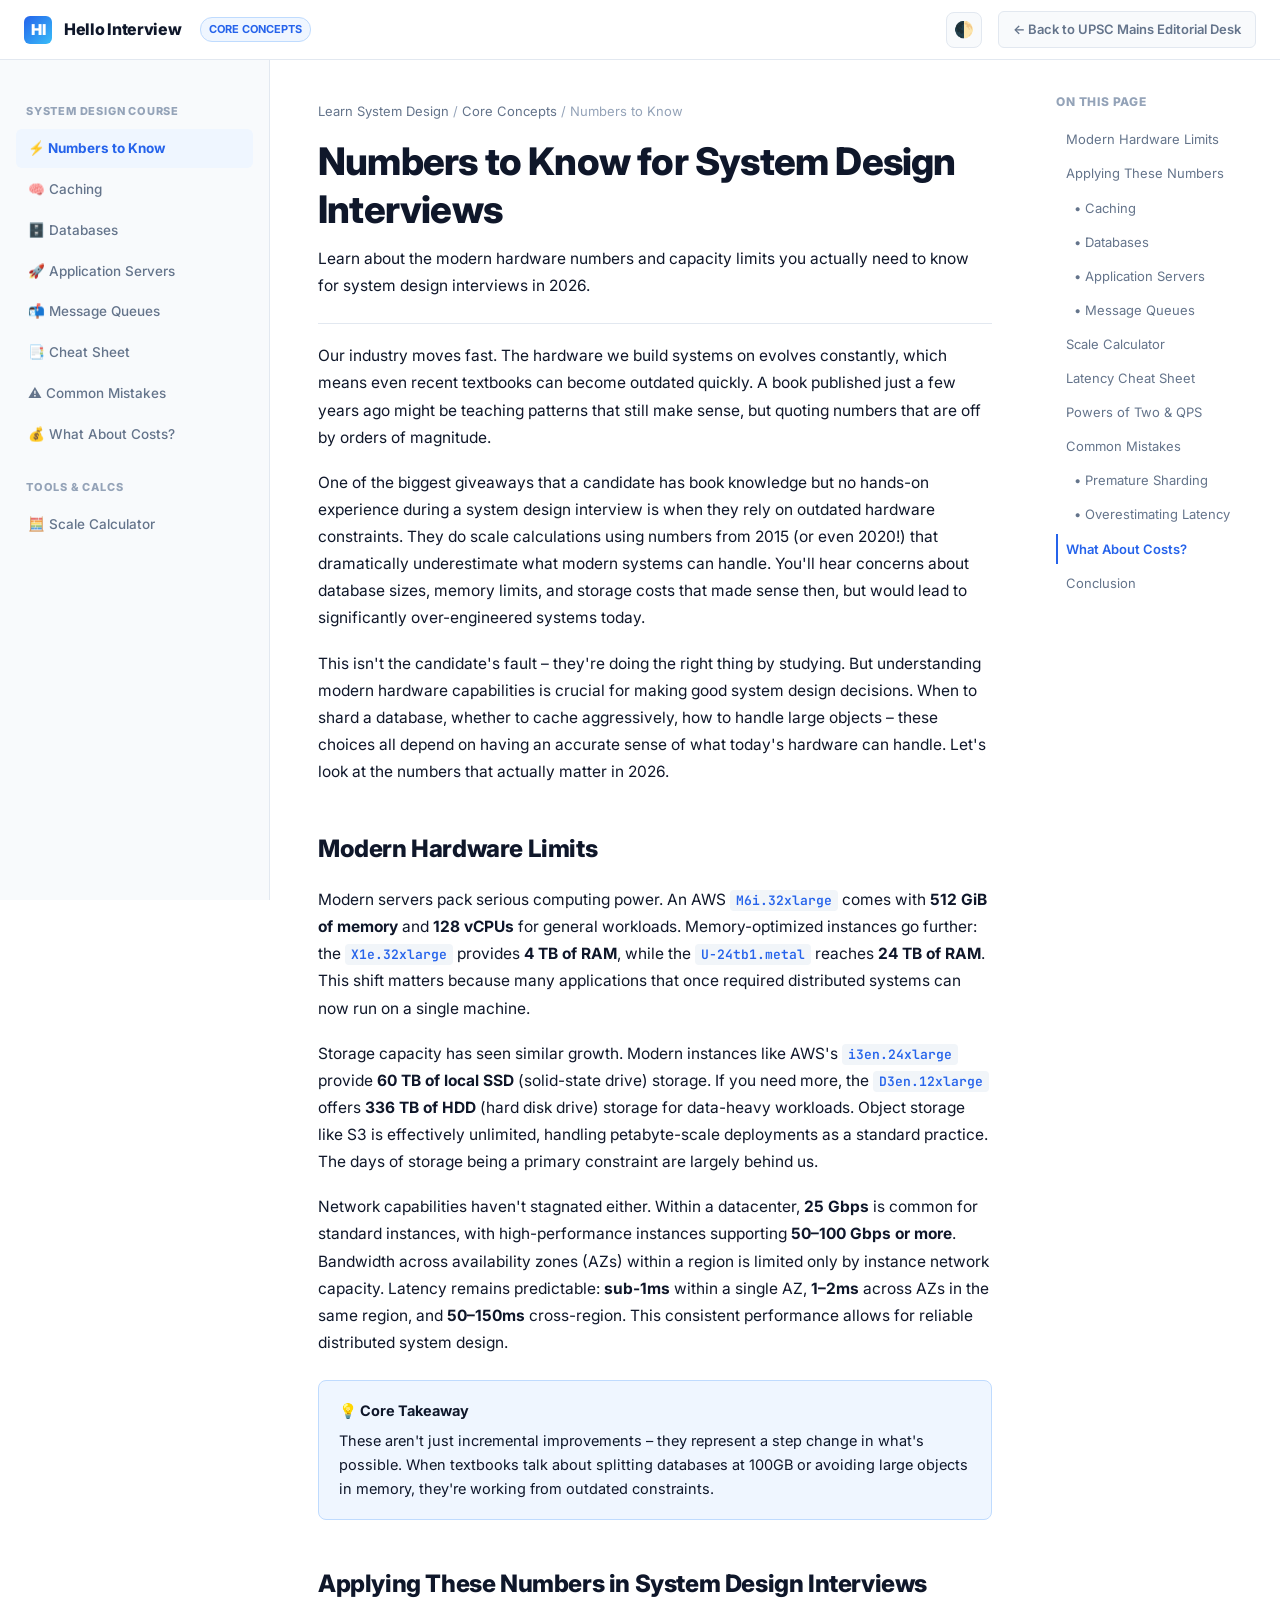
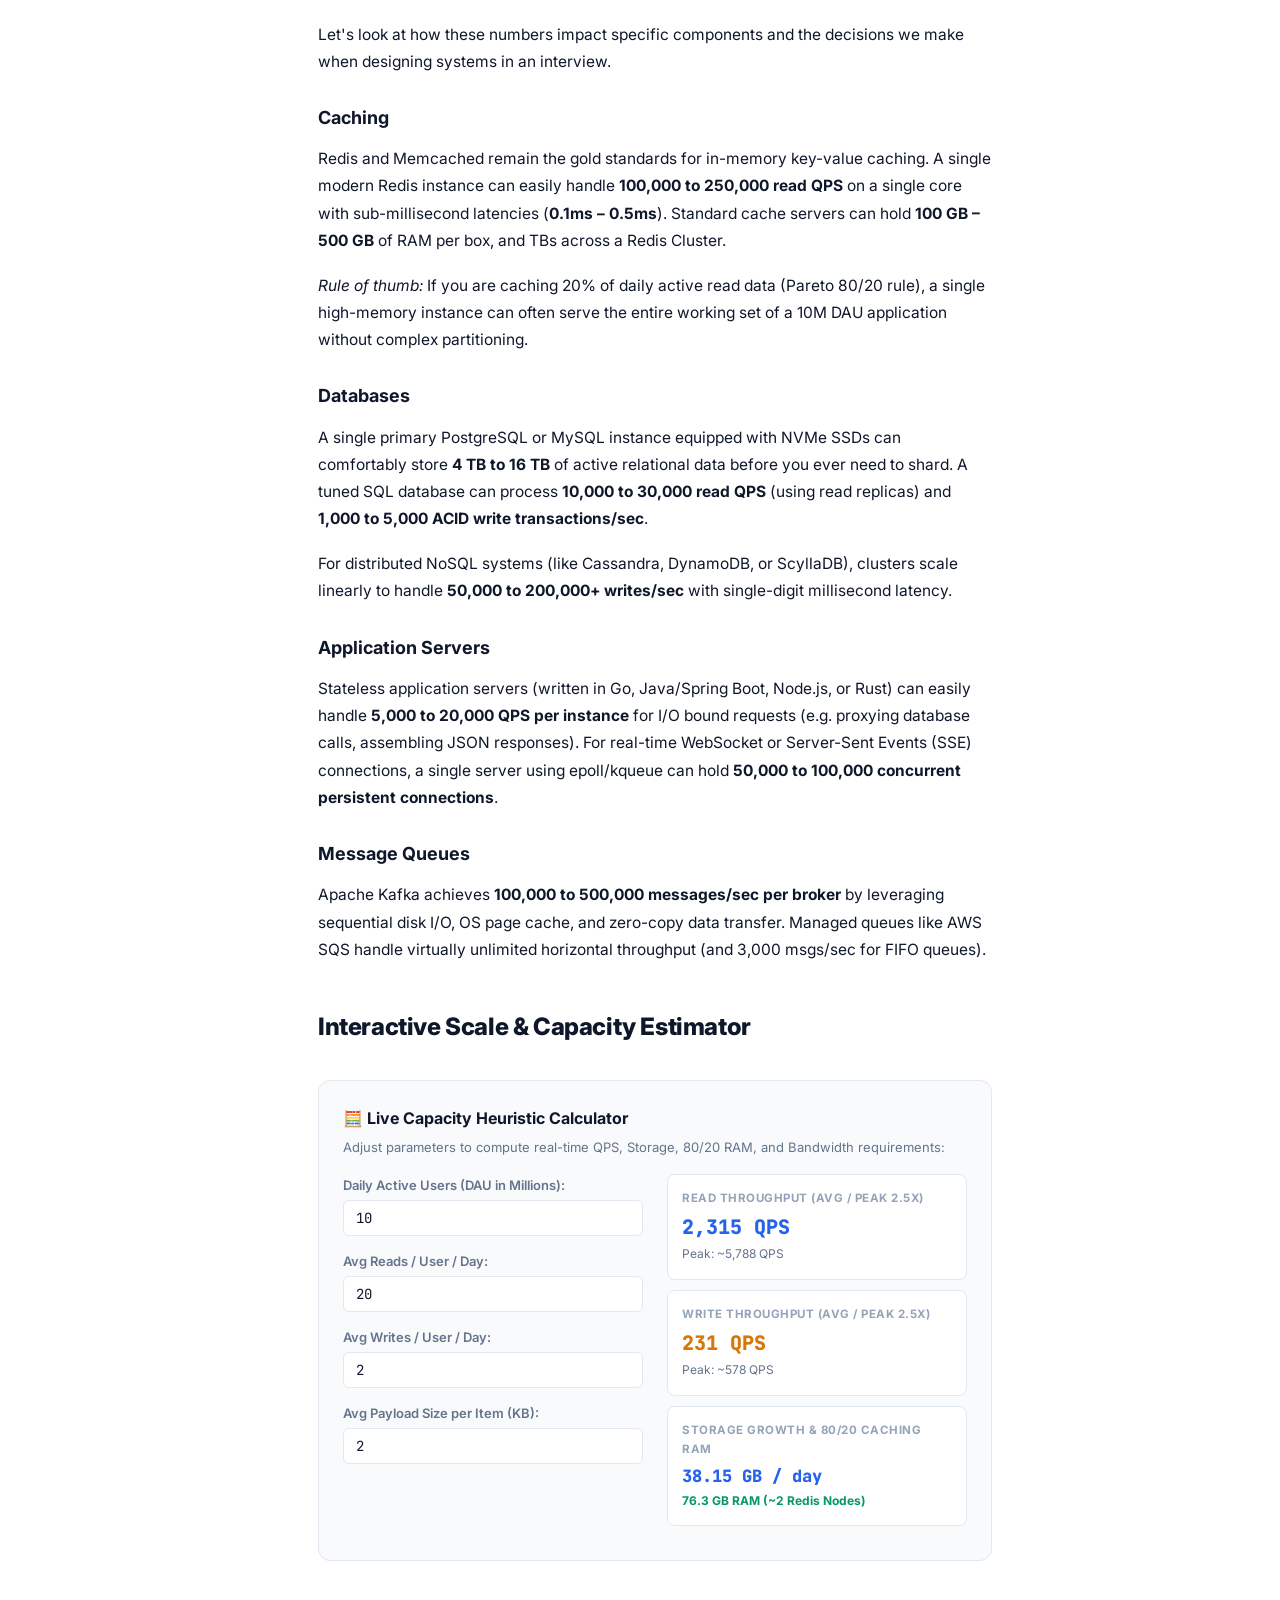
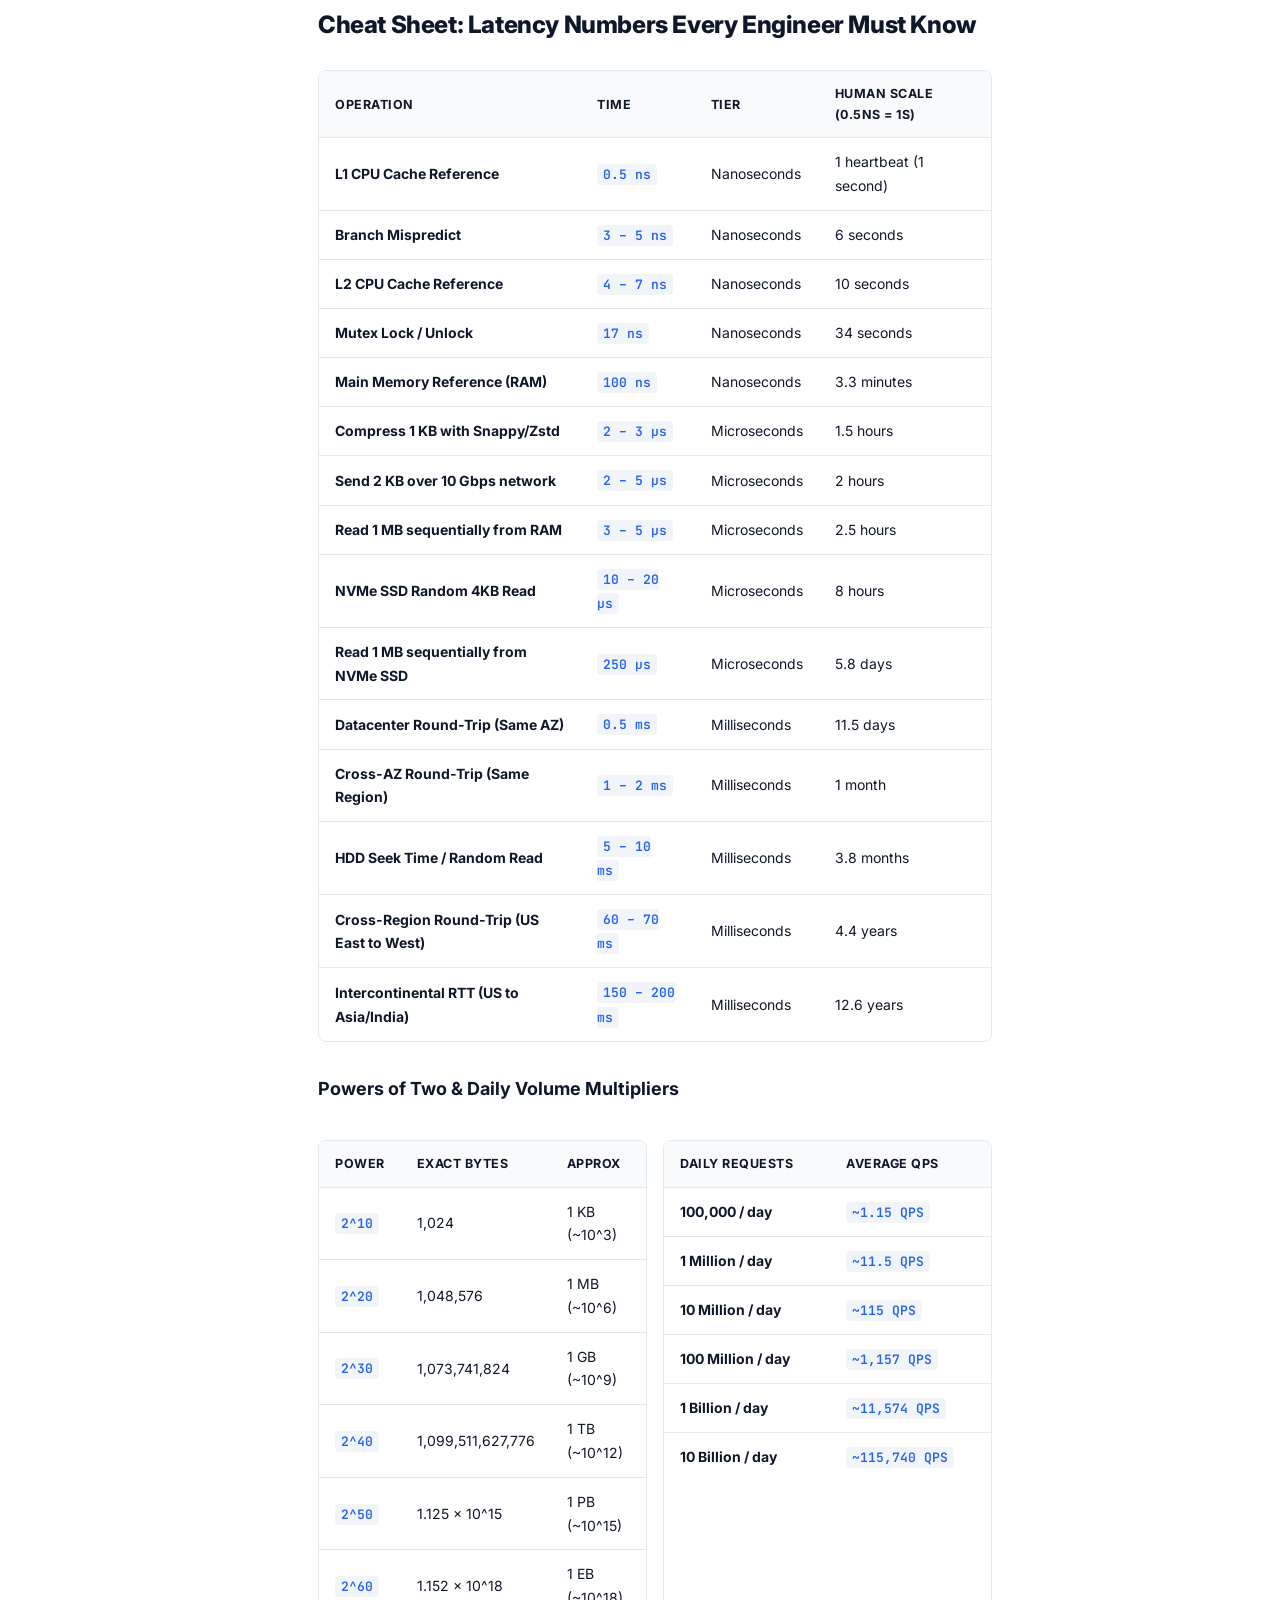
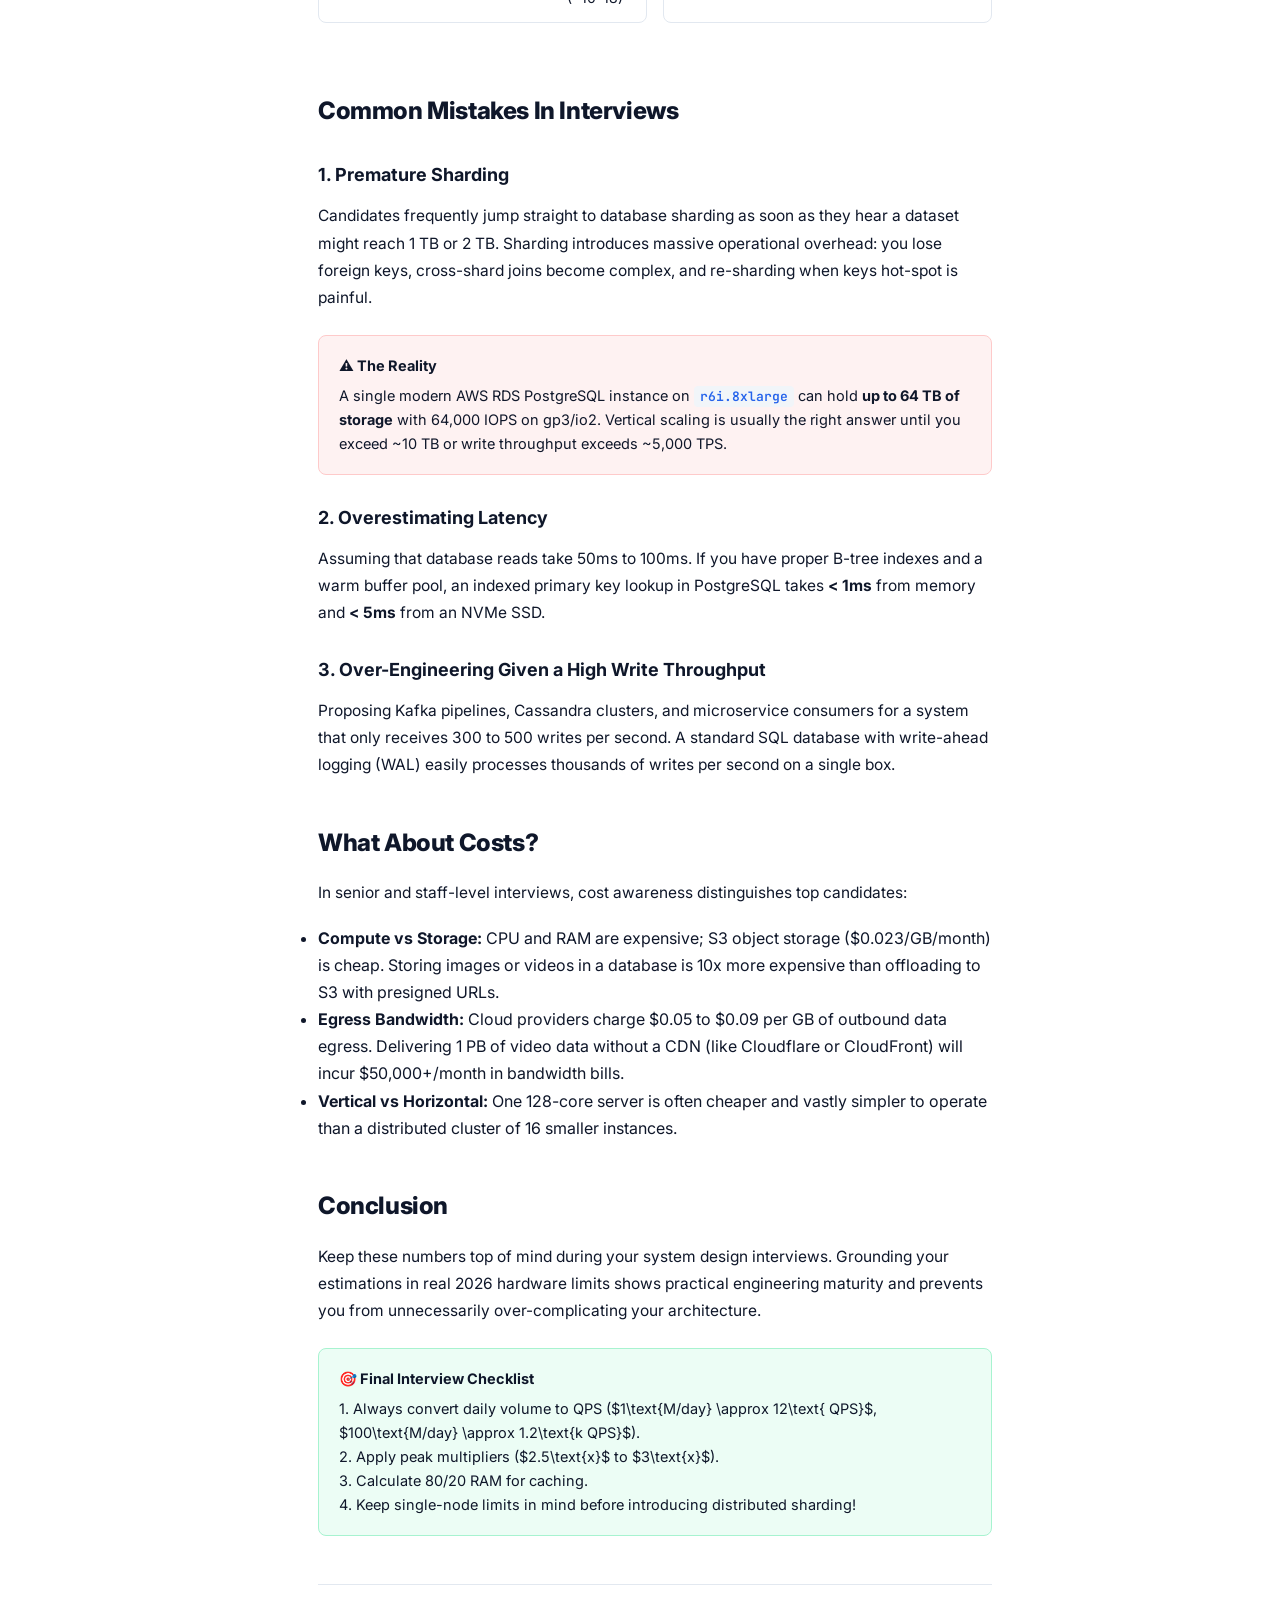
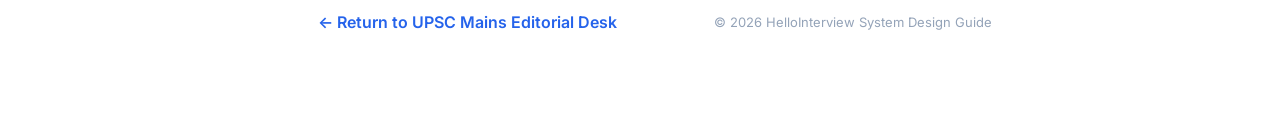
<file: frontend/system-design/index.html>
<!DOCTYPE html>
<html lang="en" data-theme="light">
<head>
    <meta charset="UTF-8">
    <meta name="viewport" content="width=device-width, initial-scale=1.0">
    <title>Numbers to Know for System Design Interviews | Hello Interview</title>
    <link rel="preconnect" href="https://fonts.googleapis.com">
    <link rel="preconnect" href="https://fonts.gstatic.com" crossorigin>
    <link href="https://fonts.googleapis.com/css2?family=Inter:wght@400;500;600;700;800&family=JetBrains+Mono:wght@400;500;600;700;800&display=swap" rel="stylesheet">
    <link rel="stylesheet" href="css/system-design.css">
</head>
<body>

    <!-- Sticky Navbar -->
    <nav class="hi-navbar">
        <a href="/system-design" class="hi-nav-brand">
            <div class="hi-logo-icon">HI</div>
            <span class="hi-brand-text">Hello Interview</span>
            <span class="hi-brand-sub">Core Concepts</span>
        </a>
        <div class="hi-nav-actions">
            <button id="theme-toggle-btn" class="hi-theme-toggle" title="Toggle Light / Dark Theme">🌓</button>
            <a href="/" class="hi-back-btn">
                <span>← Back to UPSC Mains Editorial Desk</span>
            </a>
        </div>
    </nav>

    <!-- 3-Column Layout -->
    <div class="hi-layout">
        
        <!-- Left Sidebar Navigation -->
        <aside class="hi-sidebar-left">
            <div class="sidebar-category">System Design Course</div>
            <a href="#modern-hardware-limits" class="sidebar-link active">
                <span>⚡ Numbers to Know</span>
            </a>
            <a href="#caching" class="sidebar-link">
                <span>🧠 Caching</span>
            </a>
            <a href="#databases" class="sidebar-link">
                <span>🗄️ Databases</span>
            </a>
            <a href="#application-servers" class="sidebar-link">
                <span>🚀 Application Servers</span>
            </a>
            <a href="#message-queues" class="sidebar-link">
                <span>📬 Message Queues</span>
            </a>
            <a href="#cheat-sheet" class="sidebar-link">
                <span>📑 Cheat Sheet</span>
            </a>
            <a href="#common-mistakes" class="sidebar-link">
                <span>⚠️ Common Mistakes</span>
            </a>
            <a href="#costs" class="sidebar-link">
                <span>💰 What About Costs?</span>
            </a>

            <div class="sidebar-category" style="margin-top:24px;">Tools & Calcs</div>
            <a href="#interactive-calculator" class="sidebar-link">
                <span>🧮 Scale Calculator</span>
            </a>
        </aside>

        <!-- Main Article Column -->
        <main class="hi-content-main">
            
            <div class="hi-breadcrumbs">
                <a href="/system-design">Learn System Design</a> / 
                <a href="/system-design">Core Concepts</a> / 
                <span>Numbers to Know</span>
            </div>

            <h1 class="hi-article-title">Numbers to Know for System Design Interviews</h1>
            <p class="hi-article-subtitle">
                Learn about the modern hardware numbers and capacity limits you actually need to know for system design interviews in 2026.
            </p>

            <p>
                Our industry moves fast. The hardware we build systems on evolves constantly, which means even recent textbooks can become outdated quickly. A book published just a few years ago might be teaching patterns that still make sense, but quoting numbers that are off by orders of magnitude.
            </p>

            <p>
                One of the biggest giveaways that a candidate has book knowledge but no hands-on experience during a system design interview is when they rely on outdated hardware constraints. They do scale calculations using numbers from 2015 (or even 2020!) that dramatically underestimate what modern systems can handle. You'll hear concerns about database sizes, memory limits, and storage costs that made sense then, but would lead to significantly over-engineered systems today.
            </p>

            <p>
                This isn't the candidate's fault – they're doing the right thing by studying. But understanding modern hardware capabilities is crucial for making good system design decisions. When to shard a database, whether to cache aggressively, how to handle large objects – these choices all depend on having an accurate sense of what today's hardware can handle. Let's look at the numbers that actually matter in 2026.
            </p>

            <!-- Section 1 -->
            <h2 id="modern-hardware-limits">Modern Hardware Limits</h2>
            <p>
                Modern servers pack serious computing power. An AWS <code class="hi-mono">M6i.32xlarge</code> comes with <strong>512 GiB of memory</strong> and <strong>128 vCPUs</strong> for general workloads. Memory-optimized instances go further: the <code class="hi-mono">X1e.32xlarge</code> provides <strong>4 TB of RAM</strong>, while the <code class="hi-mono">U-24tb1.metal</code> reaches <strong>24 TB of RAM</strong>. This shift matters because many applications that once required distributed systems can now run on a single machine.
            </p>

            <p>
                Storage capacity has seen similar growth. Modern instances like AWS's <code class="hi-mono">i3en.24xlarge</code> provide <strong>60 TB of local SSD</strong> (solid-state drive) storage. If you need more, the <code class="hi-mono">D3en.12xlarge</code> offers <strong>336 TB of HDD</strong> (hard disk drive) storage for data-heavy workloads. Object storage like S3 is effectively unlimited, handling petabyte-scale deployments as a standard practice. The days of storage being a primary constraint are largely behind us.
            </p>

            <p>
                Network capabilities haven't stagnated either. Within a datacenter, <strong>25 Gbps</strong> is common for standard instances, with high-performance instances supporting <strong>50–100 Gbps or more</strong>. Bandwidth across availability zones (AZs) within a region is limited only by instance network capacity. Latency remains predictable: <strong>sub-1ms</strong> within a single AZ, <strong>1–2ms</strong> across AZs in the same region, and <strong>50–150ms</strong> cross-region. This consistent performance allows for reliable distributed system design.
            </p>

            <div class="hi-callout hi-callout-info">
                <div class="hi-callout-title">💡 Core Takeaway</div>
                These aren't just incremental improvements – they represent a step change in what's possible. When textbooks talk about splitting databases at 100GB or avoiding large objects in memory, they're working from outdated constraints.
            </div>

            <!-- Section 2 -->
            <h2 id="applying-numbers">Applying These Numbers in System Design Interviews</h2>
            <p>
                Let's look at how these numbers impact specific components and the decisions we make when designing systems in an interview.
            </p>

            <h3 id="caching">Caching</h3>
            <p>
                Redis and Memcached remain the gold standards for in-memory key-value caching. A single modern Redis instance can easily handle <strong>100,000 to 250,000 read QPS</strong> on a single core with sub-millisecond latencies (<strong>0.1ms – 0.5ms</strong>). Standard cache servers can hold <strong>100 GB – 500 GB</strong> of RAM per box, and TBs across a Redis Cluster.
            </p>
            <p>
                <em>Rule of thumb:</em> If you are caching 20% of daily active read data (Pareto 80/20 rule), a single high-memory instance can often serve the entire working set of a 10M DAU application without complex partitioning.
            </p>

            <h3 id="databases">Databases</h3>
            <p>
                A single primary PostgreSQL or MySQL instance equipped with NVMe SSDs can comfortably store <strong>4 TB to 16 TB</strong> of active relational data before you ever need to shard. A tuned SQL database can process <strong>10,000 to 30,000 read QPS</strong> (using read replicas) and <strong>1,000 to 5,000 ACID write transactions/sec</strong>.
            </p>
            <p>
                For distributed NoSQL systems (like Cassandra, DynamoDB, or ScyllaDB), clusters scale linearly to handle <strong>50,000 to 200,000+ writes/sec</strong> with single-digit millisecond latency.
            </p>

            <h3 id="application-servers">Application Servers</h3>
            <p>
                Stateless application servers (written in Go, Java/Spring Boot, Node.js, or Rust) can easily handle <strong>5,000 to 20,000 QPS per instance</strong> for I/O bound requests (e.g. proxying database calls, assembling JSON responses). For real-time WebSocket or Server-Sent Events (SSE) connections, a single server using epoll/kqueue can hold <strong>50,000 to 100,000 concurrent persistent connections</strong>.
            </p>

            <h3 id="message-queues">Message Queues</h3>
            <p>
                Apache Kafka achieves <strong>100,000 to 500,000 messages/sec per broker</strong> by leveraging sequential disk I/O, OS page cache, and zero-copy data transfer. Managed queues like AWS SQS handle virtually unlimited horizontal throughput (and 3,000 msgs/sec for FIFO queues).
            </p>

            <!-- Section 3: Interactive Calculator -->
            <h2 id="interactive-calculator">Interactive Scale & Capacity Estimator</h2>
            <div class="hi-calc-box">
                <div style="font-weight:700; font-size:16px; margin-bottom:4px;">🧮 Live Capacity Heuristic Calculator</div>
                <div style="font-size:13px; color:var(--hi-text-muted);">Adjust parameters to compute real-time QPS, Storage, 80/20 RAM, and Bandwidth requirements:</div>
                
                <div class="hi-calc-grid">
                    <div>
                        <div class="hi-input-group">
                            <label class="hi-input-label">Daily Active Users (DAU in Millions):</label>
                            <input type="number" id="calc-dau" class="hi-input" value="10" step="1" min="0.1">
                        </div>
                        <div class="hi-input-group">
                            <label class="hi-input-label">Avg Reads / User / Day:</label>
                            <input type="number" id="calc-reads" class="hi-input" value="20" step="1" min="0">
                        </div>
                        <div class="hi-input-group">
                            <label class="hi-input-label">Avg Writes / User / Day:</label>
                            <input type="number" id="calc-writes" class="hi-input" value="2" step="0.5" min="0">
                        </div>
                        <div class="hi-input-group">
                            <label class="hi-input-label">Avg Payload Size per Item (KB):</label>
                            <input type="number" id="calc-size" class="hi-input" value="2" step="0.5" min="0.1">
                        </div>
                    </div>

                    <div>
                        <div class="hi-stat-box">
                            <div class="hi-stat-label">Read Throughput (Avg / Peak 2.5x)</div>
                            <div class="hi-stat-value" id="res-read-qps">2,315 QPS</div>
                            <div style="font-size:12px; color:var(--hi-text-muted);" id="res-peak-read-qps">Peak: ~5,787 QPS</div>
                        </div>
                        <div class="hi-stat-box">
                            <div class="hi-stat-label">Write Throughput (Avg / Peak 2.5x)</div>
                            <div class="hi-stat-value" id="res-write-qps" style="color:var(--hi-warning);">231 QPS</div>
                            <div style="font-size:12px; color:var(--hi-text-muted);" id="res-peak-write-qps">Peak: ~579 QPS</div>
                        </div>
                        <div class="hi-stat-box">
                            <div class="hi-stat-label">Storage Growth & 80/20 Caching RAM</div>
                            <div class="hi-stat-value" id="res-storage-daily" style="font-size:17px;">38.15 GB / day (13.92 TB/yr)</div>
                            <div style="font-size:12px; color:var(--hi-success); font-weight:700;" id="res-cache-ram">76.3 GB RAM (~2 Redis Nodes)</div>
                        </div>
                    </div>
                </div>
            </div>

            <!-- Section 4: Cheat Sheet -->
            <h2 id="cheat-sheet">Cheat Sheet: Latency Numbers Every Engineer Must Know</h2>
            <div class="hi-table-wrapper">
                <table class="hi-table">
                    <thead>
                        <tr>
                            <th>Operation</th>
                            <th>Time</th>
                            <th>Tier</th>
                            <th>Human Scale (0.5ns = 1s)</th>
                        </tr>
                    </thead>
                    <tbody>
                        <tr>
                            <td><strong>L1 CPU Cache Reference</strong></td>
                            <td><code class="hi-mono">0.5 ns</code></td>
                            <td>Nanoseconds</td>
                            <td>1 heartbeat (1 second)</td>
                        </tr>
                        <tr>
                            <td><strong>Branch Mispredict</strong></td>
                            <td><code class="hi-mono">3 – 5 ns</code></td>
                            <td>Nanoseconds</td>
                            <td>6 seconds</td>
                        </tr>
                        <tr>
                            <td><strong>L2 CPU Cache Reference</strong></td>
                            <td><code class="hi-mono">4 – 7 ns</code></td>
                            <td>Nanoseconds</td>
                            <td>10 seconds</td>
                        </tr>
                        <tr>
                            <td><strong>Mutex Lock / Unlock</strong></td>
                            <td><code class="hi-mono">17 ns</code></td>
                            <td>Nanoseconds</td>
                            <td>34 seconds</td>
                        </tr>
                        <tr>
                            <td><strong>Main Memory Reference (RAM)</strong></td>
                            <td><code class="hi-mono">100 ns</code></td>
                            <td>Nanoseconds</td>
                            <td>3.3 minutes</td>
                        </tr>
                        <tr>
                            <td><strong>Compress 1 KB with Snappy/Zstd</strong></td>
                            <td><code class="hi-mono">2 – 3 µs</code></td>
                            <td>Microseconds</td>
                            <td>1.5 hours</td>
                        </tr>
                        <tr>
                            <td><strong>Send 2 KB over 10 Gbps network</strong></td>
                            <td><code class="hi-mono">2 – 5 µs</code></td>
                            <td>Microseconds</td>
                            <td>2 hours</td>
                        </tr>
                        <tr>
                            <td><strong>Read 1 MB sequentially from RAM</strong></td>
                            <td><code class="hi-mono">3 – 5 µs</code></td>
                            <td>Microseconds</td>
                            <td>2.5 hours</td>
                        </tr>
                        <tr>
                            <td><strong>NVMe SSD Random 4KB Read</strong></td>
                            <td><code class="hi-mono">10 – 20 µs</code></td>
                            <td>Microseconds</td>
                            <td>8 hours</td>
                        </tr>
                        <tr>
                            <td><strong>Read 1 MB sequentially from NVMe SSD</strong></td>
                            <td><code class="hi-mono">250 µs</code></td>
                            <td>Microseconds</td>
                            <td>5.8 days</td>
                        </tr>
                        <tr>
                            <td><strong>Datacenter Round-Trip (Same AZ)</strong></td>
                            <td><code class="hi-mono">0.5 ms</code></td>
                            <td>Milliseconds</td>
                            <td>11.5 days</td>
                        </tr>
                        <tr>
                            <td><strong>Cross-AZ Round-Trip (Same Region)</strong></td>
                            <td><code class="hi-mono">1 – 2 ms</code></td>
                            <td>Milliseconds</td>
                            <td>1 month</td>
                        </tr>
                        <tr>
                            <td><strong>HDD Seek Time / Random Read</strong></td>
                            <td><code class="hi-mono">5 – 10 ms</code></td>
                            <td>Milliseconds</td>
                            <td>3.8 months</td>
                        </tr>
                        <tr>
                            <td><strong>Cross-Region Round-Trip (US East to West)</strong></td>
                            <td><code class="hi-mono">60 – 70 ms</code></td>
                            <td>Milliseconds</td>
                            <td>4.4 years</td>
                        </tr>
                        <tr>
                            <td><strong>Intercontinental RTT (US to Asia/India)</strong></td>
                            <td><code class="hi-mono">150 – 200 ms</code></td>
                            <td>Milliseconds</td>
                            <td>12.6 years</td>
                        </tr>
                    </tbody>
                </table>
            </div>

            <!-- Powers of 2 -->
            <div style="margin: 32px 0;">
                <h3 id="powers-of-two">Powers of Two & Daily Volume Multipliers</h3>
                <div style="display:grid; grid-template-columns: 1fr 1fr; gap:16px;">
                    <div class="hi-table-wrapper">
                        <table class="hi-table">
                            <thead>
                                <tr>
                                    <th>Power</th>
                                    <th>Exact Bytes</th>
                                    <th>Approx</th>
                                </tr>
                            </thead>
                            <tbody>
                                <tr><td><code class="hi-mono">2^10</code></td><td>1,024</td><td>1 KB (~10^3)</td></tr>
                                <tr><td><code class="hi-mono">2^20</code></td><td>1,048,576</td><td>1 MB (~10^6)</td></tr>
                                <tr><td><code class="hi-mono">2^30</code></td><td>1,073,741,824</td><td>1 GB (~10^9)</td></tr>
                                <tr><td><code class="hi-mono">2^40</code></td><td>1,099,511,627,776</td><td>1 TB (~10^12)</td></tr>
                                <tr><td><code class="hi-mono">2^50</code></td><td>1.125 x 10^15</td><td>1 PB (~10^15)</td></tr>
                                <tr><td><code class="hi-mono">2^60</code></td><td>1.152 x 10^18</td><td>1 EB (~10^18)</td></tr>
                            </tbody>
                        </table>
                    </div>
                    <div class="hi-table-wrapper">
                        <table class="hi-table">
                            <thead>
                                <tr>
                                    <th>Daily Requests</th>
                                    <th>Average QPS</th>
                                </tr>
                            </thead>
                            <tbody>
                                <tr><td><strong>100,000 / day</strong></td><td><code class="hi-mono">~1.15 QPS</code></td></tr>
                                <tr><td><strong>1 Million / day</strong></td><td><code class="hi-mono">~11.5 QPS</code></td></tr>
                                <tr><td><strong>10 Million / day</strong></td><td><code class="hi-mono">~115 QPS</code></td></tr>
                                <tr><td><strong>100 Million / day</strong></td><td><code class="hi-mono">~1,157 QPS</code></td></tr>
                                <tr><td><strong>1 Billion / day</strong></td><td><code class="hi-mono">~11,574 QPS</code></td></tr>
                                <tr><td><strong>10 Billion / day</strong></td><td><code class="hi-mono">~115,740 QPS</code></td></tr>
                            </tbody>
                        </table>
                    </div>
                </div>
            </div>

            <!-- Section 5: Common Mistakes -->
            <h2 id="common-mistakes">Common Mistakes In Interviews</h2>
            
            <h3 id="premature-sharding">1. Premature Sharding</h3>
            <p>
                Candidates frequently jump straight to database sharding as soon as they hear a dataset might reach 1 TB or 2 TB. Sharding introduces massive operational overhead: you lose foreign keys, cross-shard joins become complex, and re-sharding when keys hot-spot is painful.
            </p>
            <div class="hi-callout hi-callout-danger">
                <div class="hi-callout-title">⚠️ The Reality</div>
                A single modern AWS RDS PostgreSQL instance on <code class="hi-mono">r6i.8xlarge</code> can hold <strong>up to 64 TB of storage</strong> with 64,000 IOPS on gp3/io2. Vertical scaling is usually the right answer until you exceed ~10 TB or write throughput exceeds ~5,000 TPS.
            </div>

            <h3 id="overestimating-latency">2. Overestimating Latency</h3>
            <p>
                Assuming that database reads take 50ms to 100ms. If you have proper B-tree indexes and a warm buffer pool, an indexed primary key lookup in PostgreSQL takes <strong>< 1ms</strong> from memory and <strong>< 5ms</strong> from an NVMe SSD.
            </p>

            <h3 id="over-engineering-writes">3. Over-Engineering Given a High Write Throughput</h3>
            <p>
                Proposing Kafka pipelines, Cassandra clusters, and microservice consumers for a system that only receives 300 to 500 writes per second. A standard SQL database with write-ahead logging (WAL) easily processes thousands of writes per second on a single box.
            </p>

            <!-- Section 6: Costs -->
            <h2 id="costs">What About Costs?</h2>
            <p>
                In senior and staff-level interviews, cost awareness distinguishes top candidates:
            </p>
            <ul>
                <li><strong>Compute vs Storage:</strong> CPU and RAM are expensive; S3 object storage ($0.023/GB/month) is cheap. Storing images or videos in a database is 10x more expensive than offloading to S3 with presigned URLs.</li>
                <li><strong>Egress Bandwidth:</strong> Cloud providers charge $0.05 to $0.09 per GB of outbound data egress. Delivering 1 PB of video data without a CDN (like Cloudflare or CloudFront) will incur $50,000+/month in bandwidth bills.</li>
                <li><strong>Vertical vs Horizontal:</strong> One 128-core server is often cheaper and vastly simpler to operate than a distributed cluster of 16 smaller instances.</li>
            </ul>

            <!-- Section 7: Conclusion -->
            <h2 id="conclusion">Conclusion</h2>
            <p>
                Keep these numbers top of mind during your system design interviews. Grounding your estimations in real 2026 hardware limits shows practical engineering maturity and prevents you from unnecessarily over-complicating your architecture.
            </p>

            <div class="hi-callout hi-callout-success">
                <div class="hi-callout-title">🎯 Final Interview Checklist</div>
                1. Always convert daily volume to QPS ($1\text{M/day} \approx 12\text{ QPS}$, $100\text{M/day} \approx 1.2\text{k QPS}$).<br>
                2. Apply peak multipliers ($2.5\text{x}$ to $3\text{x}$).<br>
                3. Calculate 80/20 RAM for caching.<br>
                4. Keep single-node limits in mind before introducing distributed sharding!
            </div>

            <div style="margin-top: 48px; padding-top: 24px; border-top: 1px solid var(--hi-border); display: flex; justify-content: space-between; align-items: center;">
                <a href="/" style="color: var(--hi-primary); font-weight: 600; text-decoration: none;">← Return to UPSC Mains Editorial Desk</a>
                <span style="font-size: 13px; color: var(--hi-text-dim);">© 2026 HelloInterview System Design Guide</span>
            </div>

        </main>

        <!-- Right Sidebar Table of Contents -->
        <aside class="hi-sidebar-right">
            <div class="toc-title">On This Page</div>
            <a href="#modern-hardware-limits" class="toc-link">Modern Hardware Limits</a>
            <a href="#applying-numbers" class="toc-link">Applying These Numbers</a>
            <a href="#caching" class="toc-link" style="padding-left:16px;">• Caching</a>
            <a href="#databases" class="toc-link" style="padding-left:16px;">• Databases</a>
            <a href="#application-servers" class="toc-link" style="padding-left:16px;">• Application Servers</a>
            <a href="#message-queues" class="toc-link" style="padding-left:16px;">• Message Queues</a>
            <a href="#interactive-calculator" class="toc-link">Scale Calculator</a>
            <a href="#cheat-sheet" class="toc-link">Latency Cheat Sheet</a>
            <a href="#powers-of-two" class="toc-link">Powers of Two & QPS</a>
            <a href="#common-mistakes" class="toc-link">Common Mistakes</a>
            <a href="#premature-sharding" class="toc-link" style="padding-left:16px;">• Premature Sharding</a>
            <a href="#overestimating-latency" class="toc-link" style="padding-left:16px;">• Overestimating Latency</a>
            <a href="#costs" class="toc-link">What About Costs?</a>
            <a href="#conclusion" class="toc-link">Conclusion</a>
        </aside>

    </div>

    <script src="js/system-design.js"></script>
    <script>
        // Theme toggle logic
        const themeBtn = document.getElementById('theme-toggle-btn');
        if (themeBtn) {
            themeBtn.addEventListener('click', () => {
                const current = document.documentElement.getAttribute('data-theme') || 'light';
                const next = current === 'dark' ? 'light' : 'dark';
                document.documentElement.setAttribute('data-theme', next);
                localStorage.setItem('hi_theme', next);
            });
            const saved = localStorage.getItem('hi_theme');
            if (saved) document.documentElement.setAttribute('data-theme', saved);
        }

        // Active TOC highlight
        window.addEventListener('scroll', () => {
            const headings = document.querySelectorAll('h2[id], h3[id]');
            let activeId = '';
            headings.forEach(h => {
                const top = h.getBoundingClientRect().top;
                if (top <= 120) activeId = h.id;
            });
            if (activeId) {
                document.querySelectorAll('.toc-link').forEach(link => {
                    link.classList.toggle('active', link.getAttribute('href') === `#${activeId}`);
                });
            }
        });
    </script>
</body>
</html>
</file>
<file: frontend/system-design/css/system-design.css>
/* HelloInterview Clean Documentation Styling */
:root {
  --hi-bg: #ffffff;
  --hi-bg-subtle: #f8fafc;
  --hi-bg-card: #ffffff;
  --hi-sidebar-bg: #f8fafc;
  --hi-border: #e2e8f0;
  --hi-border-subtle: #f1f5f9;
  --hi-text: #0f172a;
  --hi-text-muted: #64748b;
  --hi-text-dim: #94a3b8;
  --hi-primary: #2563eb;
  --hi-primary-light: #eff6ff;
  --hi-primary-border: #bfdbfe;
  --hi-success: #059669;
  --hi-success-bg: #ecfdf5;
  --hi-success-border: #a7f3d0;
  --hi-warning: #d97706;
  --hi-warning-bg: #fffbeb;
  --hi-warning-border: #fde68a;
  --hi-danger: #dc2626;
  --hi-danger-bg: #fef2f2;
  --hi-danger-border: #fecaca;
  --hi-code-bg: #f1f5f9;
  --hi-font-sans: 'Inter', -apple-system, BlinkMacSystemFont, "Segoe UI", Roboto, sans-serif;
  --hi-font-mono: 'JetBrains Mono', ui-monospace, SFMono-Regular, Menlo, monospace;
}

[data-theme="dark"] {
  --hi-bg: #0b0f19;
  --hi-bg-subtle: #111827;
  --hi-bg-card: #1f2937;
  --hi-sidebar-bg: #0f172a;
  --hi-border: #334155;
  --hi-border-subtle: #1e293b;
  --hi-text: #f8fafc;
  --hi-text-muted: #94a3b8;
  --hi-text-dim: #64748b;
  --hi-primary: #3b82f6;
  --hi-primary-light: rgba(59, 130, 246, 0.12);
  --hi-primary-border: rgba(59, 130, 246, 0.3);
  --hi-success: #10b981;
  --hi-success-bg: rgba(16, 185, 129, 0.12);
  --hi-success-border: rgba(16, 185, 129, 0.25);
  --hi-warning: #f59e0b;
  --hi-warning-bg: rgba(245, 158, 11, 0.12);
  --hi-warning-border: rgba(245, 158, 11, 0.25);
  --hi-danger: #ef4444;
  --hi-danger-bg: rgba(239, 68, 68, 0.12);
  --hi-danger-border: rgba(239, 68, 68, 0.25);
  --hi-code-bg: #1e293b;
}

* {
  box-sizing: border-box;
  margin: 0;
  padding: 0;
}

body {
  font-family: var(--hi-font-sans);
  background-color: var(--hi-bg);
  color: var(--hi-text);
  line-height: 1.7;
  -webkit-font-smoothing: antialiased;
}

/* Top Navigation Bar */
.hi-navbar {
  position: sticky;
  top: 0;
  z-index: 100;
  height: 60px;
  background: var(--hi-bg);
  border-bottom: 1px solid var(--hi-border);
  display: flex;
  align-items: center;
  justify-content: space-between;
  padding: 0 24px;
}

.hi-nav-brand {
  display: flex;
  align-items: center;
  gap: 12px;
  text-decoration: none;
}

.hi-logo-icon {
  width: 28px;
  height: 28px;
  background: linear-gradient(135deg, #2563eb, #38bdf8);
  border-radius: 6px;
  display: flex;
  align-items: center;
  justify-content: center;
  color: #fff;
  font-weight: 900;
  font-size: 15px;
}

.hi-brand-text {
  font-size: 16px;
  font-weight: 800;
  color: var(--hi-text);
  letter-spacing: -0.3px;
}

.hi-brand-sub {
  font-size: 11px;
  background: var(--hi-primary-light);
  color: var(--hi-primary);
  border: 1px solid var(--hi-primary-border);
  padding: 2px 8px;
  border-radius: 12px;
  font-weight: 700;
  text-transform: uppercase;
  margin-left: 6px;
}

.hi-nav-actions {
  display: flex;
  align-items: center;
  gap: 16px;
}

.hi-theme-toggle {
  background: var(--hi-bg-subtle);
  border: 1px solid var(--hi-border);
  color: var(--hi-text-muted);
  width: 36px;
  height: 36px;
  border-radius: 8px;
  cursor: pointer;
  display: flex;
  align-items: center;
  justify-content: center;
  font-size: 16px;
  transition: all 0.2s;
}

.hi-theme-toggle:hover {
  color: var(--hi-text);
  border-color: var(--hi-primary);
}

.hi-back-btn {
  display: inline-flex;
  align-items: center;
  gap: 6px;
  background: var(--hi-bg-subtle);
  border: 1px solid var(--hi-border);
  color: var(--hi-text-muted);
  padding: 6px 14px;
  border-radius: 6px;
  font-size: 13px;
  font-weight: 600;
  text-decoration: none;
  transition: all 0.2s;
}

.hi-back-btn:hover {
  color: var(--hi-primary);
  border-color: var(--hi-primary);
  background: var(--hi-primary-light);
}

/* 3-Column Layout */
.hi-layout {
  display: flex;
  max-width: 1440px;
  margin: 0 auto;
}

/* Left Sidebar */
.hi-sidebar-left {
  width: 270px;
  flex-shrink: 0;
  height: calc(100vh - 60px);
  position: sticky;
  top: 60px;
  overflow-y: auto;
  border-right: 1px solid var(--hi-border);
  background: var(--hi-sidebar-bg);
  padding: 24px 16px;
}

.sidebar-category {
  font-size: 11px;
  font-weight: 800;
  text-transform: uppercase;
  letter-spacing: 0.8px;
  color: var(--hi-text-dim);
  margin: 18px 0 8px 10px;
}

.sidebar-link {
  display: flex;
  align-items: center;
  gap: 8px;
  padding: 8px 12px;
  border-radius: 6px;
  font-size: 13.5px;
  font-weight: 500;
  color: var(--hi-text-muted);
  text-decoration: none;
  transition: all 0.15s;
  margin-bottom: 2px;
}

.sidebar-link:hover {
  color: var(--hi-text);
  background: rgba(0, 0, 0, 0.04);
}

[data-theme="dark"] .sidebar-link:hover {
  background: rgba(255, 255, 255, 0.05);
}

.sidebar-link.active {
  color: var(--hi-primary);
  background: var(--hi-primary-light);
  font-weight: 700;
}

/* Main Article Content */
.hi-content-main {
  flex: 1;
  min-width: 0;
  padding: 40px 48px 100px 48px;
  max-width: 880px;
}

@media (max-width: 1024px) {
  .hi-sidebar-left, .hi-sidebar-right {
    display: none;
  }
  .hi-content-main {
    padding: 24px 20px 80px 20px;
    max-width: 100%;
  }
}

.hi-breadcrumbs {
  font-size: 13px;
  color: var(--hi-text-dim);
  margin-bottom: 16px;
}

.hi-breadcrumbs a {
  color: var(--hi-text-muted);
  text-decoration: none;
}

.hi-breadcrumbs a:hover {
  color: var(--hi-primary);
}

.hi-article-title {
  font-size: 38px;
  font-weight: 800;
  letter-spacing: -0.8px;
  line-height: 1.25;
  margin-bottom: 12px;
  color: var(--hi-text);
}

.hi-article-subtitle {
  font-size: 18px;
  color: var(--hi-text-muted);
  line-height: 1.6;
  margin-bottom: 32px;
  border-bottom: 1px solid var(--hi-border);
  padding-bottom: 24px;
}

/* Typography & Headings */
.hi-content-main h2 {
  font-size: 24px;
  font-weight: 800;
  letter-spacing: -0.4px;
  margin: 44px 0 16px 0;
  color: var(--hi-text);
  scroll-margin-top: 80px;
}

.hi-content-main h3 {
  font-size: 18px;
  font-weight: 700;
  margin: 28px 0 12px 0;
  color: var(--hi-text);
  scroll-margin-top: 80px;
}

.hi-content-main p {
  margin-bottom: 18px;
  font-size: 15.5px;
  color: var(--hi-text);
  line-height: 1.75;
}

/* Callout Boxes (HelloInterview Style) */
.hi-callout {
  border-radius: 8px;
  padding: 18px 20px;
  margin: 24px 0;
  font-size: 14.5px;
  line-height: 1.65;
  border: 1px solid;
}

.hi-callout-info {
  background: var(--hi-primary-light);
  border-color: var(--hi-primary-border);
  color: var(--hi-text);
}

.hi-callout-warning {
  background: var(--hi-warning-bg);
  border-color: var(--hi-warning-border);
  color: var(--hi-text);
}

.hi-callout-danger {
  background: var(--hi-danger-bg);
  border-color: var(--hi-danger-border);
  color: var(--hi-text);
}

.hi-callout-success {
  background: var(--hi-success-bg);
  border-color: var(--hi-success-border);
  color: var(--hi-text);
}

.hi-callout-title {
  font-weight: 700;
  display: flex;
  align-items: center;
  gap: 8px;
  margin-bottom: 6px;
}

/* Tables */
.hi-table-wrapper {
  overflow-x: auto;
  border: 1px solid var(--hi-border);
  border-radius: 8px;
  margin: 24px 0;
}

.hi-table {
  width: 100%;
  border-collapse: collapse;
  text-align: left;
  font-size: 14px;
}

.hi-table th {
  background: var(--hi-bg-subtle);
  color: var(--hi-text);
  font-weight: 700;
  padding: 12px 16px;
  border-bottom: 1px solid var(--hi-border);
  font-size: 12.5px;
  text-transform: uppercase;
  letter-spacing: 0.5px;
}

.hi-table td {
  padding: 12px 16px;
  border-bottom: 1px solid var(--hi-border);
  color: var(--hi-text);
}

.hi-table tr:last-child td {
  border-bottom: none;
}

.hi-table tr:hover td {
  background: var(--hi-bg-subtle);
}

.hi-mono {
  font-family: var(--hi-font-mono);
  font-size: 13px;
  font-weight: 600;
  color: var(--hi-primary);
  background: var(--hi-code-bg);
  padding: 2px 6px;
  border-radius: 4px;
}

/* Interactive Calculator Box in HelloInterview Style */
.hi-calc-box {
  background: var(--hi-bg-subtle);
  border: 1px solid var(--hi-border);
  border-radius: 12px;
  padding: 24px;
  margin: 32px 0;
}

.hi-calc-grid {
  display: grid;
  grid-template-columns: 1fr 1fr;
  gap: 24px;
  margin-top: 16px;
}

@media (max-width: 768px) {
  .hi-calc-grid {
    grid-template-columns: 1fr;
  }
}

.hi-input-group {
  margin-bottom: 14px;
}

.hi-input-label {
  display: block;
  font-size: 13px;
  font-weight: 600;
  color: var(--hi-text-muted);
  margin-bottom: 4px;
}

.hi-input {
  width: 100%;
  background: var(--hi-bg-card);
  border: 1px solid var(--hi-border);
  color: var(--hi-text);
  padding: 8px 12px;
  border-radius: 6px;
  font-family: var(--hi-font-mono);
  font-size: 14px;
  outline: none;
}

.hi-input:focus {
  border-color: var(--hi-primary);
}

.hi-stat-box {
  background: var(--hi-bg-card);
  border: 1px solid var(--hi-border);
  border-radius: 8px;
  padding: 14px;
  margin-bottom: 10px;
}

.hi-stat-label {
  font-size: 11.5px;
  font-weight: 700;
  color: var(--hi-text-dim);
  text-transform: uppercase;
  letter-spacing: 0.5px;
}

.hi-stat-value {
  font-family: var(--hi-font-mono);
  font-size: 20px;
  font-weight: 800;
  color: var(--hi-primary);
  margin-top: 2px;
}

/* Right Table of Contents */
.hi-sidebar-right {
  width: 240px;
  flex-shrink: 0;
  height: calc(100vh - 60px);
  position: sticky;
  top: 60px;
  overflow-y: auto;
  padding: 32px 16px;
}

.toc-title {
  font-size: 12px;
  font-weight: 800;
  text-transform: uppercase;
  letter-spacing: 0.6px;
  color: var(--hi-text-dim);
  margin-bottom: 12px;
}

.toc-link {
  display: block;
  font-size: 13px;
  color: var(--hi-text-muted);
  text-decoration: none;
  padding: 4px 0 4px 8px;
  border-left: 2px solid transparent;
  transition: all 0.15s;
  margin-bottom: 4px;
}

.toc-link:hover {
  color: var(--hi-text);
  border-left-color: var(--hi-border);
}

.toc-link.active {
  color: var(--hi-primary);
  border-left-color: var(--hi-primary);
  font-weight: 600;
}
</file>
